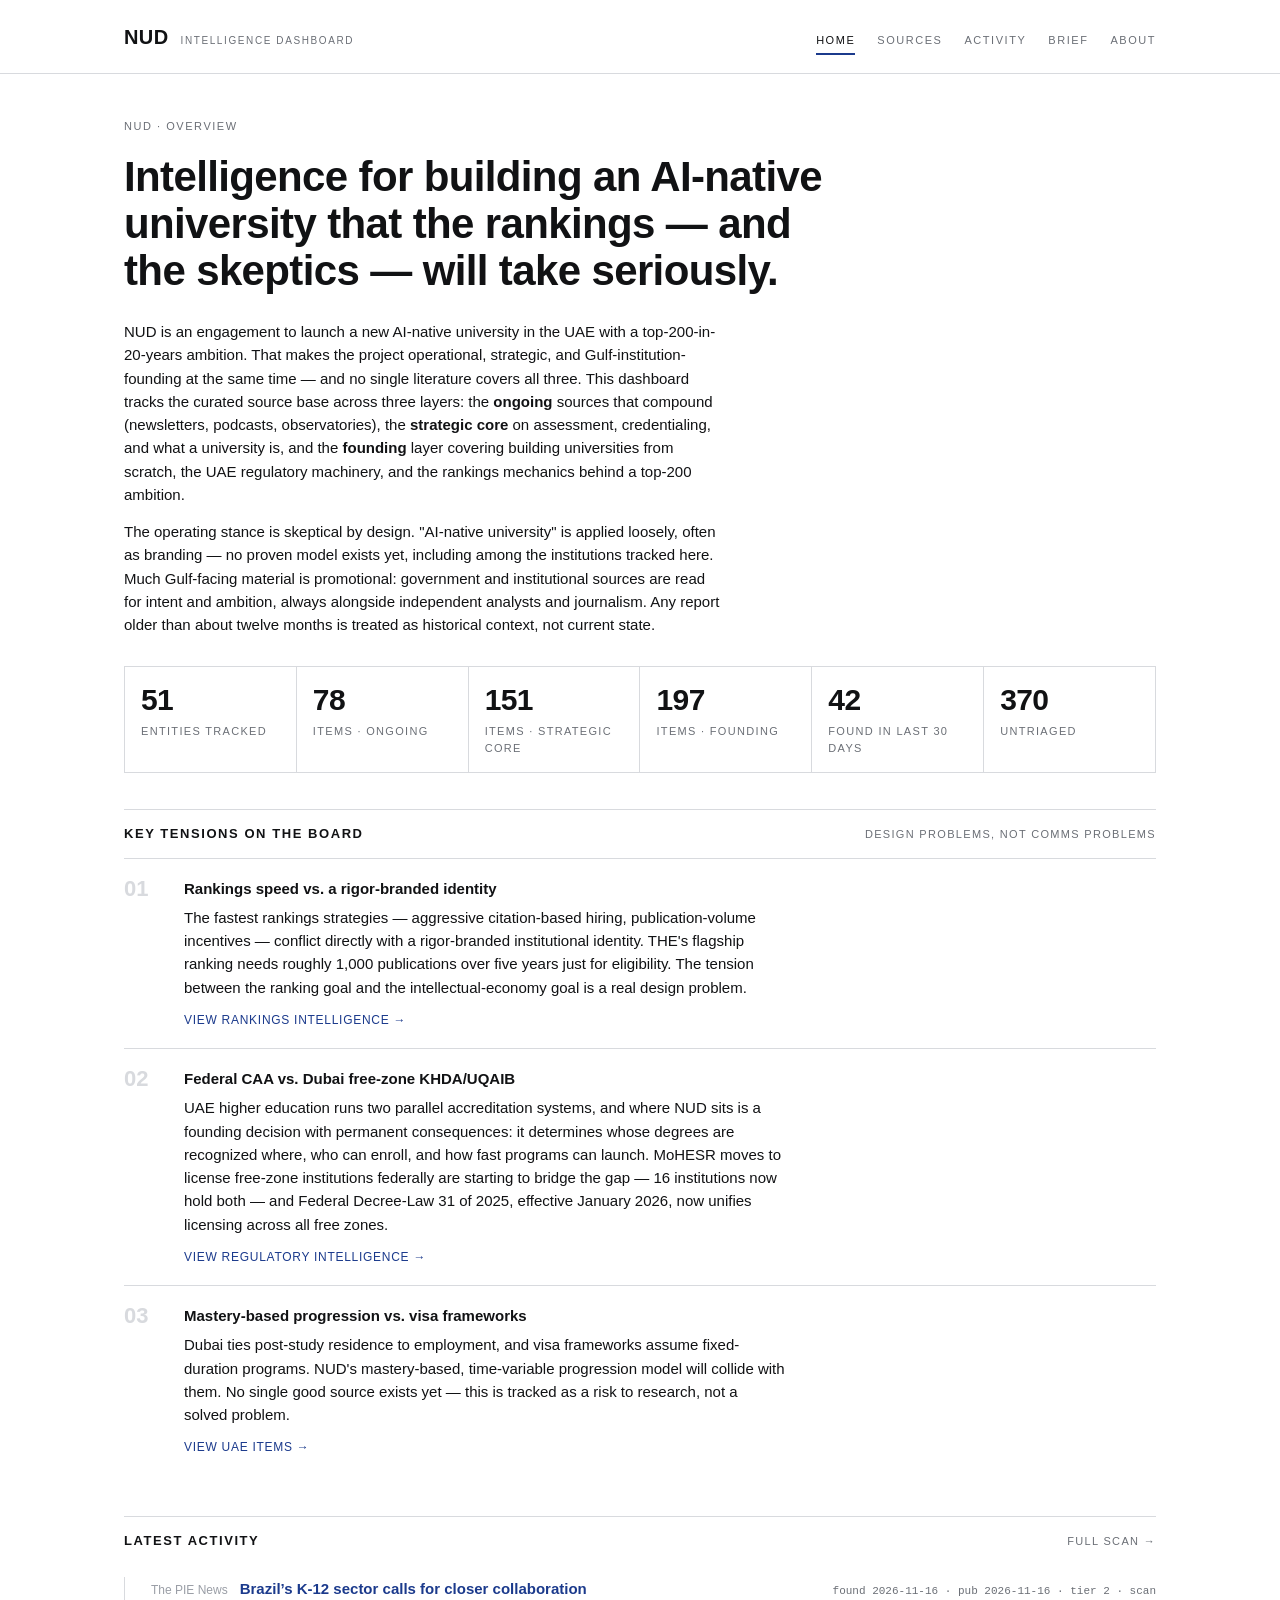
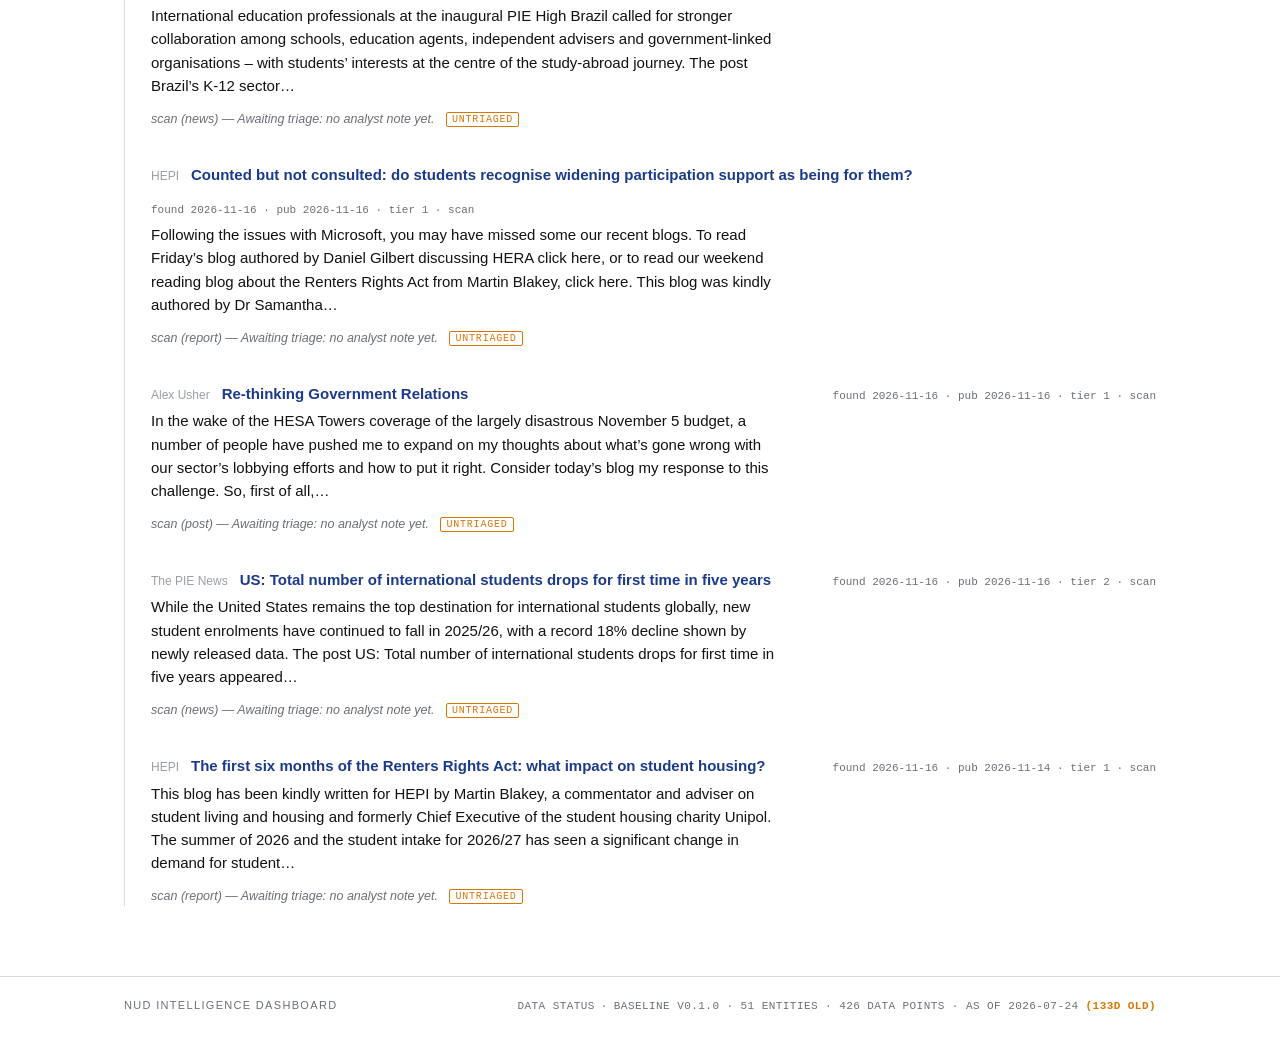
<file: index.html>
<!DOCTYPE html>
<html lang="en">
<head>
<meta charset="utf-8">
<meta name="viewport" content="width=device-width, initial-scale=1">
<title>NUD Intelligence Dashboard</title>
<link rel="icon" href="data:,">
<link rel="stylesheet" href="css/styles.css">
</head>
<body data-page="home">

<header class="masthead">
  <div class="wrap">
    <a class="wordmark" href="index.html"><span class="mark">NUD</span><span class="sub">Intelligence Dashboard</span></a>
    <nav class="main-nav">
      <a href="index.html" class="active">Home</a>
      <a href="sources.html">Sources</a>
      <a href="activity.html">Activity</a>
      <a href="brief.html">Brief</a>
      <a href="about.html">About</a>
    </nav>
  </div>
</header>

<main class="wrap">
  <div class="page-head">
    <div class="crumb">NUD · Overview</div>
    <h1 class="headline">Intelligence for building an AI-native university that the rankings — and the skeptics — will take seriously.</h1>
  </div>

  <div class="posture">
    <p>NUD is an engagement to launch a new AI-native university in the UAE with a top-200-in-20-years ambition. That makes the project operational, strategic, and Gulf-institution-founding at the same time — and no single literature covers all three. This dashboard tracks the curated source base across three layers: the <strong>ongoing</strong> sources that compound (newsletters, podcasts, observatories), the <strong>strategic core</strong> on assessment, credentialing, and what a university is, and the <strong>founding</strong> layer covering building universities from scratch, the UAE regulatory machinery, and the rankings mechanics behind a top-200 ambition.</p>
    <p>The operating stance is skeptical by design. "AI-native university" is applied loosely, often as branding — no proven model exists yet, including among the institutions tracked here. Much Gulf-facing material is promotional: government and institutional sources are read for intent and ambition, always alongside independent analysts and journalism. Any report older than about twelve months is treated as historical context, not current state.</p>
  </div>

  <div class="stat-tiles" id="stat-tiles"></div>

  <div class="section-head">
    <h2>Key tensions on the board</h2>
    <span class="micro">Design problems, not comms problems</span>
  </div>
  <div class="tensions">
    <div class="tension">
      <div class="t-num">01</div>
      <div>
        <h3>Rankings speed vs. a rigor-branded identity</h3>
        <p>The fastest rankings strategies — aggressive citation-based hiring, publication-volume incentives — conflict directly with a rigor-branded institutional identity. THE's flagship ranking needs roughly 1,000 publications over five years just for eligibility. The tension between the ranking goal and the intellectual-economy goal is a real design problem.</p>
        <a class="t-link" href="activity.html#scope=rankings">View rankings intelligence →</a>
      </div>
    </div>
    <div class="tension">
      <div class="t-num">02</div>
      <div>
        <h3>Federal CAA vs. Dubai free-zone KHDA/UQAIB</h3>
        <p>UAE higher education runs two parallel accreditation systems, and where NUD sits is a founding decision with permanent consequences: it determines whose degrees are recognized where, who can enroll, and how fast programs can launch. MoHESR moves to license free-zone institutions federally are starting to bridge the gap — 16 institutions now hold both — and Federal Decree-Law 31 of 2025, effective January 2026, now unifies licensing across all free zones.</p>
        <a class="t-link" href="activity.html#scope=regulatory">View regulatory intelligence →</a>
      </div>
    </div>
    <div class="tension">
      <div class="t-num">03</div>
      <div>
        <h3>Mastery-based progression vs. visa frameworks</h3>
        <p>Dubai ties post-study residence to employment, and visa frameworks assume fixed-duration programs. NUD's mastery-based, time-variable progression model will collide with them. No single good source exists yet — this is tracked as a risk to research, not a solved problem.</p>
        <a class="t-link" href="activity.html#scope=regulatory&region=gulf">View UAE items →</a>
      </div>
    </div>
  </div>

  <div class="section-head">
    <h2>Latest activity</h2>
    <a class="micro" href="activity.html">Full scan →</a>
  </div>
  <div class="feed" id="home-feed"></div>
</main>

<footer class="site-footer">
  <div class="wrap">
    <div class="micro">NUD Intelligence Dashboard</div>
    <div class="footer-status" id="data-status"></div>
  </div>
</footer>

<script src="data/meta.js"></script>
<script src="data/entities.js"></script>
<script src="data/sources.js"></script>
<script src="data/items.js"></script>
<script src="js/app.js"></script>
</body>
</html>
</file>
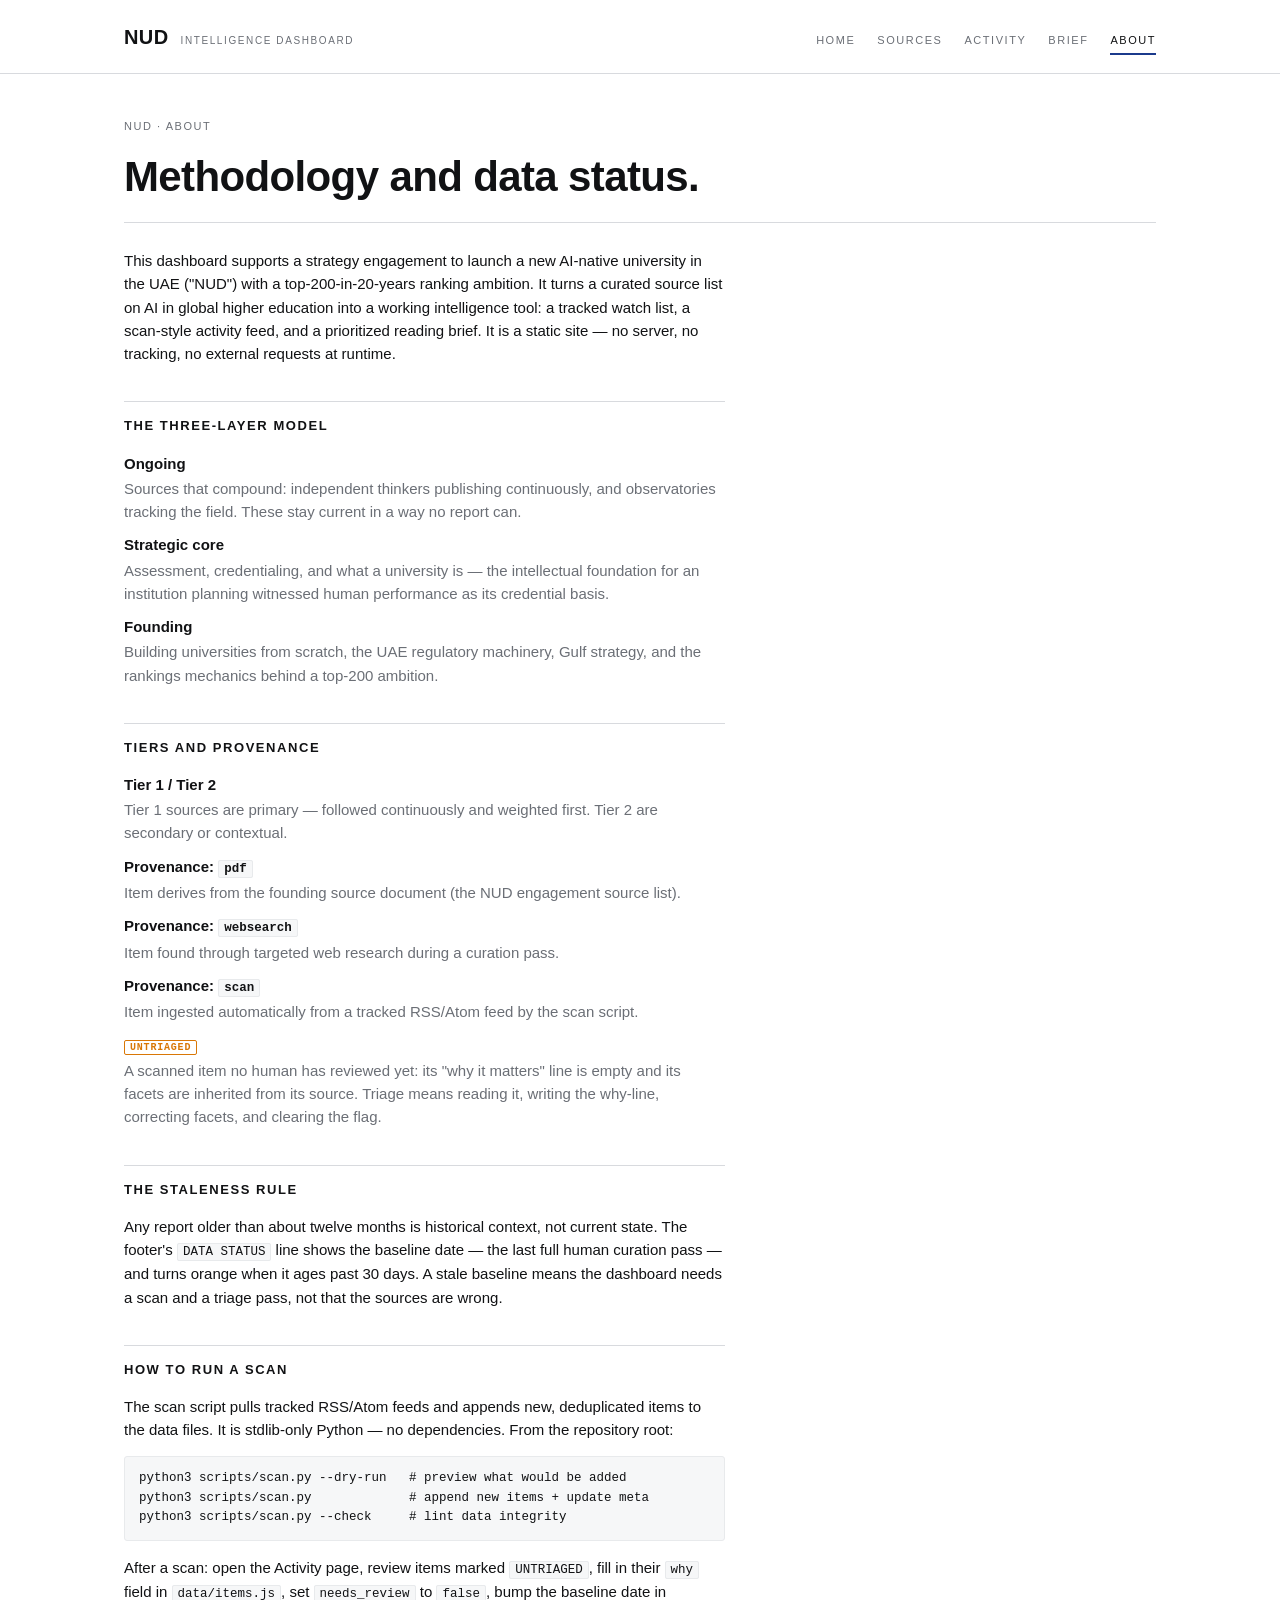
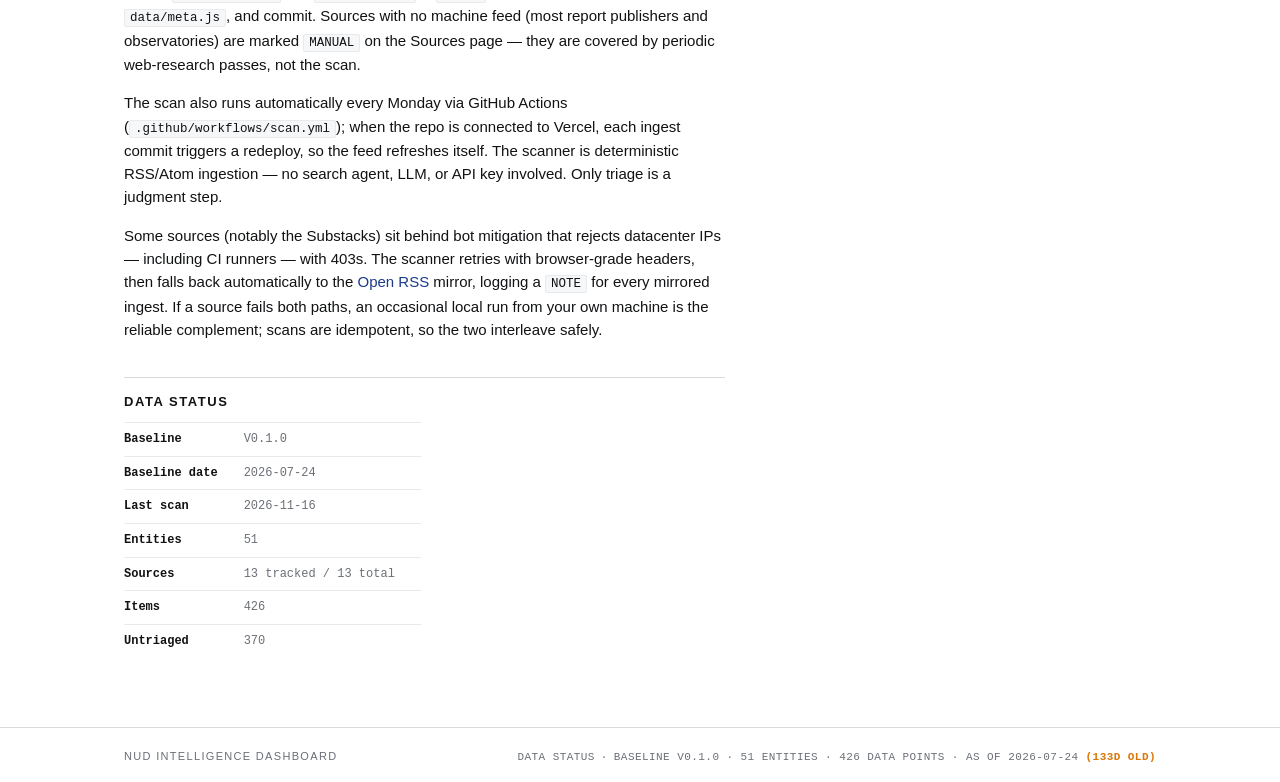
<file: about.html>
<!DOCTYPE html>
<html lang="en">
<head>
<meta charset="utf-8">
<meta name="viewport" content="width=device-width, initial-scale=1">
<title>About — NUD Intelligence Dashboard</title>
<link rel="icon" href="data:,">
<link rel="stylesheet" href="css/styles.css">
</head>
<body data-page="about">

<header class="masthead">
  <div class="wrap">
    <a class="wordmark" href="index.html"><span class="mark">NUD</span><span class="sub">Intelligence Dashboard</span></a>
    <nav class="main-nav">
      <a href="index.html">Home</a>
      <a href="sources.html">Sources</a>
      <a href="activity.html">Activity</a>
      <a href="brief.html">Brief</a>
      <a href="about.html" class="active">About</a>
    </nav>
  </div>
</header>

<main class="wrap">
  <div class="page-head">
    <div class="crumb">NUD · About</div>
    <h1 class="headline">Methodology and data status.</h1>
    <hr class="rule">
  </div>

  <div class="prose">
    <p style="margin-top: 26px;">This dashboard supports a strategy engagement to launch a new AI-native university in the UAE ("NUD") with a top-200-in-20-years ranking ambition. It turns a curated source list on AI in global higher education into a working intelligence tool: a tracked watch list, a scan-style activity feed, and a prioritized reading brief. It is a static site — no server, no tracking, no external requests at runtime.</p>

    <h2>The three-layer model</h2>
    <dl>
      <dt>Ongoing</dt>
      <dd>Sources that compound: independent thinkers publishing continuously, and observatories tracking the field. These stay current in a way no report can.</dd>
      <dt>Strategic core</dt>
      <dd>Assessment, credentialing, and what a university is — the intellectual foundation for an institution planning witnessed human performance as its credential basis.</dd>
      <dt>Founding</dt>
      <dd>Building universities from scratch, the UAE regulatory machinery, Gulf strategy, and the rankings mechanics behind a top-200 ambition.</dd>
    </dl>

    <h2>Tiers and provenance</h2>
    <dl>
      <dt>Tier 1 / Tier 2</dt>
      <dd>Tier 1 sources are primary — followed continuously and weighted first. Tier 2 are secondary or contextual.</dd>
      <dt>Provenance: <code>pdf</code></dt>
      <dd>Item derives from the founding source document (the NUD engagement source list).</dd>
      <dt>Provenance: <code>websearch</code></dt>
      <dd>Item found through targeted web research during a curation pass.</dd>
      <dt>Provenance: <code>scan</code></dt>
      <dd>Item ingested automatically from a tracked RSS/Atom feed by the scan script.</dd>
      <dt><span class="tag-untriaged" style="margin-left:0">UNTRIAGED</span></dt>
      <dd>A scanned item no human has reviewed yet: its "why it matters" line is empty and its facets are inherited from its source. Triage means reading it, writing the why-line, correcting facets, and clearing the flag.</dd>
    </dl>

    <h2>The staleness rule</h2>
    <p>Any report older than about twelve months is historical context, not current state. The footer's <code>DATA STATUS</code> line shows the baseline date — the last full human curation pass — and turns orange when it ages past 30 days. A stale baseline means the dashboard needs a scan and a triage pass, not that the sources are wrong.</p>

    <h2 id="scan">How to run a scan</h2>
    <p>The scan script pulls tracked RSS/Atom feeds and appends new, deduplicated items to the data files. It is stdlib-only Python — no dependencies. From the repository root:</p>
    <pre>python3 scripts/scan.py --dry-run   # preview what would be added
python3 scripts/scan.py             # append new items + update meta
python3 scripts/scan.py --check     # lint data integrity</pre>
    <p>After a scan: open the Activity page, review items marked <code>UNTRIAGED</code>, fill in their <code>why</code> field in <code>data/items.js</code>, set <code>needs_review</code> to <code>false</code>, bump the baseline date in <code>data/meta.js</code>, and commit. Sources with no machine feed (most report publishers and observatories) are marked <code>MANUAL</code> on the Sources page — they are covered by periodic web-research passes, not the scan.</p>
    <p>The scan also runs automatically every Monday via GitHub Actions (<code>.github/workflows/scan.yml</code>); when the repo is connected to Vercel, each ingest commit triggers a redeploy, so the feed refreshes itself. The scanner is deterministic RSS/Atom ingestion — no search agent, LLM, or API key involved. Only triage is a judgment step.</p>
    <p>Some sources (notably the Substacks) sit behind bot mitigation that rejects datacenter IPs — including CI runners — with 403s. The scanner retries with browser-grade headers, then falls back automatically to the <a href="https://openrss.org" target="_blank" rel="noopener">Open RSS</a> mirror, logging a <code>NOTE</code> for every mirrored ingest. If a source fails both paths, an occasional local run from your own machine is the reliable complement; scans are idempotent, so the two interleave safely.</p>

    <h2>Data status</h2>
    <table class="data-status" id="status-table">
      <tr><th>Baseline</th><td id="st-baseline">—</td></tr>
      <tr><th>Baseline date</th><td id="st-date">—</td></tr>
      <tr><th>Last scan</th><td id="st-scan">—</td></tr>
      <tr><th>Entities</th><td id="st-entities">—</td></tr>
      <tr><th>Sources</th><td id="st-sources">—</td></tr>
      <tr><th>Items</th><td id="st-items">—</td></tr>
      <tr><th>Untriaged</th><td id="st-untriaged">—</td></tr>
    </table>
  </div>
</main>

<footer class="site-footer">
  <div class="wrap">
    <div class="micro">NUD Intelligence Dashboard</div>
    <div class="footer-status" id="data-status"></div>
  </div>
</footer>

<script src="data/meta.js"></script>
<script src="data/entities.js"></script>
<script src="data/sources.js"></script>
<script src="data/items.js"></script>
<script src="js/app.js"></script>
</body>
</html>
</file>
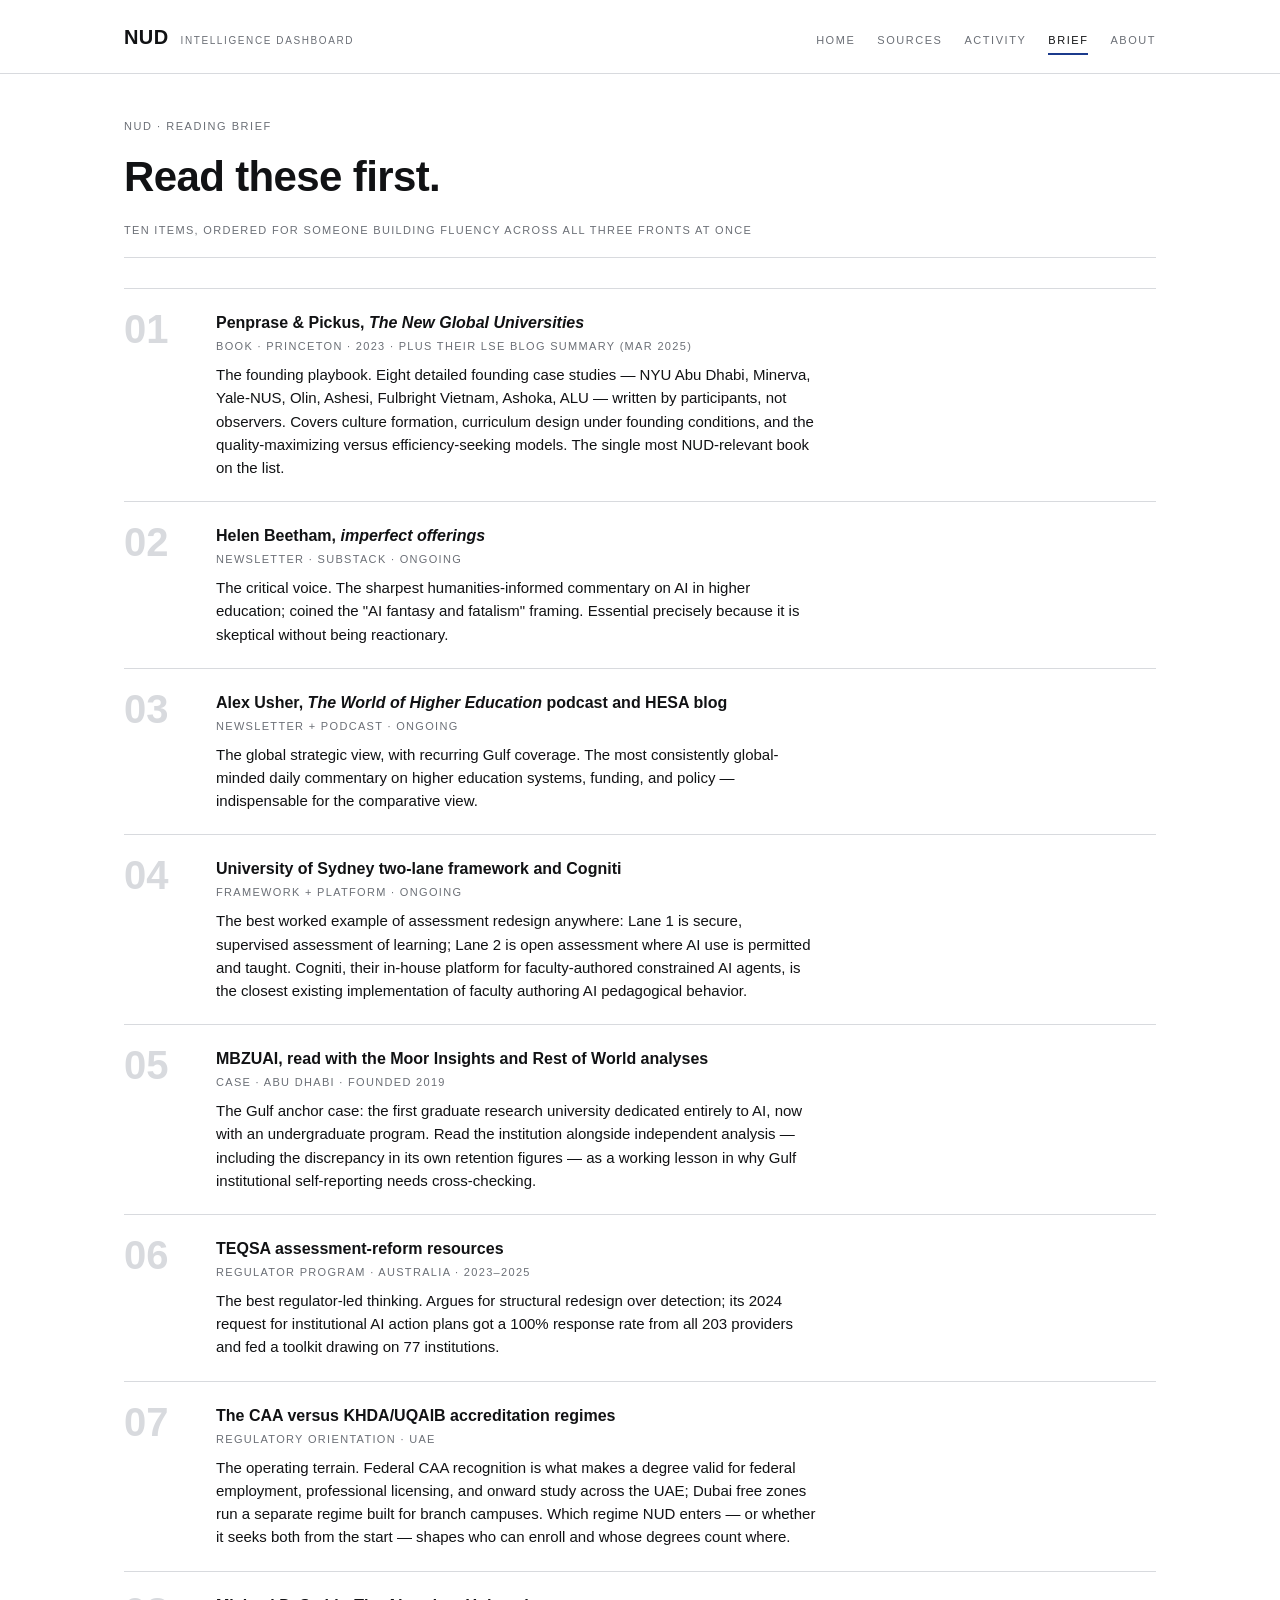
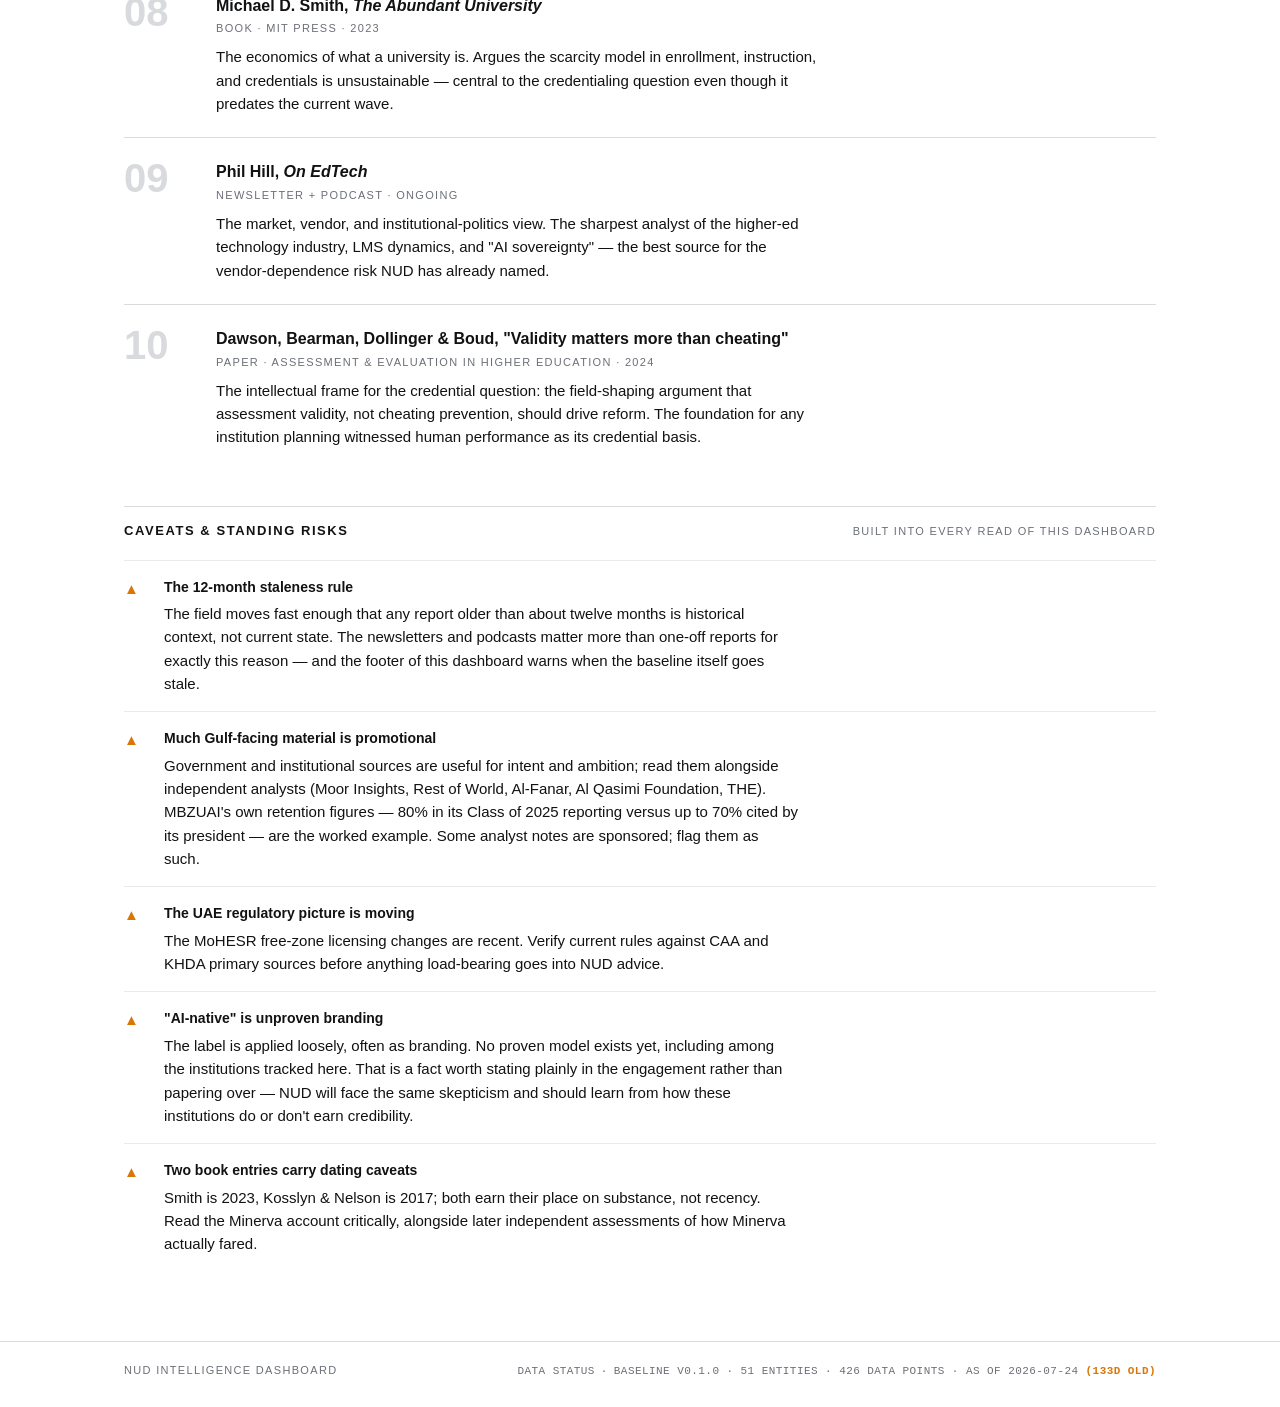
<file: brief.html>
<!DOCTYPE html>
<html lang="en">
<head>
<meta charset="utf-8">
<meta name="viewport" content="width=device-width, initial-scale=1">
<title>Brief — NUD Intelligence Dashboard</title>
<link rel="icon" href="data:,">
<link rel="stylesheet" href="css/styles.css">
</head>
<body data-page="brief">

<header class="masthead">
  <div class="wrap">
    <a class="wordmark" href="index.html"><span class="mark">NUD</span><span class="sub">Intelligence Dashboard</span></a>
    <nav class="main-nav">
      <a href="index.html">Home</a>
      <a href="sources.html">Sources</a>
      <a href="activity.html">Activity</a>
      <a href="brief.html" class="active">Brief</a>
      <a href="about.html">About</a>
    </nav>
  </div>
</header>

<main class="wrap">
  <div class="page-head">
    <div class="crumb">NUD · Reading brief</div>
    <h1 class="headline">Read these first.</h1>
    <div class="meta-row">
      <span class="micro">Ten items, ordered for someone building fluency across all three fronts at once</span>
    </div>
    <hr class="rule">
  </div>

  <div class="brief-list">
    <div class="brief-item">
      <div class="b-num">01</div>
      <div>
        <h3>Penprase &amp; Pickus, <em>The New Global Universities</em></h3>
        <div class="b-meta micro">Book · Princeton · 2023 · plus their LSE blog summary (Mar 2025)</div>
        <p>The founding playbook. Eight detailed founding case studies — NYU Abu Dhabi, Minerva, Yale-NUS, Olin, Ashesi, Fulbright Vietnam, Ashoka, ALU — written by participants, not observers. Covers culture formation, curriculum design under founding conditions, and the quality-maximizing versus efficiency-seeking models. The single most NUD-relevant book on the list.</p>
      </div>
    </div>
    <div class="brief-item">
      <div class="b-num">02</div>
      <div>
        <h3>Helen Beetham, <em>imperfect offerings</em></h3>
        <div class="b-meta micro">Newsletter · Substack · ongoing</div>
        <p>The critical voice. The sharpest humanities-informed commentary on AI in higher education; coined the "AI fantasy and fatalism" framing. Essential precisely because it is skeptical without being reactionary.</p>
      </div>
    </div>
    <div class="brief-item">
      <div class="b-num">03</div>
      <div>
        <h3>Alex Usher, <em>The World of Higher Education</em> podcast and HESA blog</h3>
        <div class="b-meta micro">Newsletter + podcast · ongoing</div>
        <p>The global strategic view, with recurring Gulf coverage. The most consistently global-minded daily commentary on higher education systems, funding, and policy — indispensable for the comparative view.</p>
      </div>
    </div>
    <div class="brief-item">
      <div class="b-num">04</div>
      <div>
        <h3>University of Sydney two-lane framework and Cogniti</h3>
        <div class="b-meta micro">Framework + platform · ongoing</div>
        <p>The best worked example of assessment redesign anywhere: Lane 1 is secure, supervised assessment of learning; Lane 2 is open assessment where AI use is permitted and taught. Cogniti, their in-house platform for faculty-authored constrained AI agents, is the closest existing implementation of faculty authoring AI pedagogical behavior.</p>
      </div>
    </div>
    <div class="brief-item">
      <div class="b-num">05</div>
      <div>
        <h3>MBZUAI, read with the Moor Insights and Rest of World analyses</h3>
        <div class="b-meta micro">Case · Abu Dhabi · founded 2019</div>
        <p>The Gulf anchor case: the first graduate research university dedicated entirely to AI, now with an undergraduate program. Read the institution alongside independent analysis — including the discrepancy in its own retention figures — as a working lesson in why Gulf institutional self-reporting needs cross-checking.</p>
      </div>
    </div>
    <div class="brief-item">
      <div class="b-num">06</div>
      <div>
        <h3>TEQSA assessment-reform resources</h3>
        <div class="b-meta micro">Regulator program · Australia · 2023–2025</div>
        <p>The best regulator-led thinking. Argues for structural redesign over detection; its 2024 request for institutional AI action plans got a 100% response rate from all 203 providers and fed a toolkit drawing on 77 institutions.</p>
      </div>
    </div>
    <div class="brief-item">
      <div class="b-num">07</div>
      <div>
        <h3>The CAA versus KHDA/UQAIB accreditation regimes</h3>
        <div class="b-meta micro">Regulatory orientation · UAE</div>
        <p>The operating terrain. Federal CAA recognition is what makes a degree valid for federal employment, professional licensing, and onward study across the UAE; Dubai free zones run a separate regime built for branch campuses. Which regime NUD enters — or whether it seeks both from the start — shapes who can enroll and whose degrees count where.</p>
      </div>
    </div>
    <div class="brief-item">
      <div class="b-num">08</div>
      <div>
        <h3>Michael D. Smith, <em>The Abundant University</em></h3>
        <div class="b-meta micro">Book · MIT Press · 2023</div>
        <p>The economics of what a university is. Argues the scarcity model in enrollment, instruction, and credentials is unsustainable — central to the credentialing question even though it predates the current wave.</p>
      </div>
    </div>
    <div class="brief-item">
      <div class="b-num">09</div>
      <div>
        <h3>Phil Hill, <em>On EdTech</em></h3>
        <div class="b-meta micro">Newsletter + podcast · ongoing</div>
        <p>The market, vendor, and institutional-politics view. The sharpest analyst of the higher-ed technology industry, LMS dynamics, and "AI sovereignty" — the best source for the vendor-dependence risk NUD has already named.</p>
      </div>
    </div>
    <div class="brief-item">
      <div class="b-num">10</div>
      <div>
        <h3>Dawson, Bearman, Dollinger &amp; Boud, "Validity matters more than cheating"</h3>
        <div class="b-meta micro">Paper · Assessment &amp; Evaluation in Higher Education · 2024</div>
        <p>The intellectual frame for the credential question: the field-shaping argument that assessment validity, not cheating prevention, should drive reform. The foundation for any institution planning witnessed human performance as its credential basis.</p>
      </div>
    </div>
  </div>

  <div class="section-head">
    <h2>Caveats &amp; standing risks</h2>
    <span class="micro">Built into every read of this dashboard</span>
  </div>
  <div style="margin: 18px 0 40px;">
    <div class="caveat">
      <div class="c-mark">▲</div>
      <div>
        <h3>The 12-month staleness rule</h3>
        <p>The field moves fast enough that any report older than about twelve months is historical context, not current state. The newsletters and podcasts matter more than one-off reports for exactly this reason — and the footer of this dashboard warns when the baseline itself goes stale.</p>
      </div>
    </div>
    <div class="caveat">
      <div class="c-mark">▲</div>
      <div>
        <h3>Much Gulf-facing material is promotional</h3>
        <p>Government and institutional sources are useful for intent and ambition; read them alongside independent analysts (Moor Insights, Rest of World, Al-Fanar, Al Qasimi Foundation, THE). MBZUAI's own retention figures — 80% in its Class of 2025 reporting versus up to 70% cited by its president — are the worked example. Some analyst notes are sponsored; flag them as such.</p>
      </div>
    </div>
    <div class="caveat">
      <div class="c-mark">▲</div>
      <div>
        <h3>The UAE regulatory picture is moving</h3>
        <p>The MoHESR free-zone licensing changes are recent. Verify current rules against CAA and KHDA primary sources before anything load-bearing goes into NUD advice.</p>
      </div>
    </div>
    <div class="caveat">
      <div class="c-mark">▲</div>
      <div>
        <h3>"AI-native" is unproven branding</h3>
        <p>The label is applied loosely, often as branding. No proven model exists yet, including among the institutions tracked here. That is a fact worth stating plainly in the engagement rather than papering over — NUD will face the same skepticism and should learn from how these institutions do or don't earn credibility.</p>
      </div>
    </div>
    <div class="caveat">
      <div class="c-mark">▲</div>
      <div>
        <h3>Two book entries carry dating caveats</h3>
        <p>Smith is 2023, Kosslyn &amp; Nelson is 2017; both earn their place on substance, not recency. Read the Minerva account critically, alongside later independent assessments of how Minerva actually fared.</p>
      </div>
    </div>
  </div>
</main>

<footer class="site-footer">
  <div class="wrap">
    <div class="micro">NUD Intelligence Dashboard</div>
    <div class="footer-status" id="data-status"></div>
  </div>
</footer>

<script src="data/meta.js"></script>
<script src="data/entities.js"></script>
<script src="data/sources.js"></script>
<script src="data/items.js"></script>
<script src="js/app.js"></script>
</body>
</html>
</file>
<file: css/styles.css>
/* NUD Intelligence Dashboard — Swiss-typographic system */

:root {
  --ink: #111214;
  --accent: #1b3a8c;
  --accent-ink: #ffffff;
  --gray: #6b6f76;
  --gray-light: #9a9ea6;
  --hairline: #d8dade;
  --hairline-soft: #e8eaec;
  --warn: #d97706;
  --bg: #ffffff;
  --bg-soft: #f6f7f8;
  --font: -apple-system, BlinkMacSystemFont, "Helvetica Neue", Helvetica, Arial, sans-serif;
  --mono: ui-monospace, "SF Mono", Menlo, Consolas, monospace;
}

* { box-sizing: border-box; }
html { -webkit-text-size-adjust: 100%; }
body {
  margin: 0;
  font-family: var(--font);
  color: var(--ink);
  background: var(--bg);
  font-size: 15px;
  line-height: 1.55;
}
a { color: var(--accent); text-decoration: none; }
a:hover { text-decoration: underline; }

.wrap { max-width: 1080px; margin: 0 auto; padding: 0 24px; }

/* ---------- micro-labels ---------- */
.micro {
  font-size: 11px;
  letter-spacing: 0.12em;
  text-transform: uppercase;
  color: var(--gray);
}
.mono { font-family: var(--mono); }

/* ---------- masthead ---------- */
.masthead { border-bottom: 1px solid var(--hairline); }
.masthead .wrap {
  display: flex;
  align-items: baseline;
  justify-content: space-between;
  padding-top: 22px;
  padding-bottom: 18px;
  gap: 16px;
  flex-wrap: wrap;
}
.wordmark {
  display: flex;
  align-items: baseline;
  gap: 12px;
  color: var(--ink);
}
.wordmark:hover { text-decoration: none; }
.wordmark .mark {
  font-weight: 800;
  font-size: 20px;
  letter-spacing: 0.02em;
}
.wordmark .sub {
  font-size: 10px;
  letter-spacing: 0.16em;
  text-transform: uppercase;
  color: var(--gray);
}
nav.main-nav { display: flex; gap: 22px; flex-wrap: wrap; }
nav.main-nav a {
  font-size: 11px;
  letter-spacing: 0.14em;
  text-transform: uppercase;
  color: var(--gray);
  padding-bottom: 4px;
}
nav.main-nav a:hover { color: var(--ink); text-decoration: none; }
nav.main-nav a.active {
  color: var(--ink);
  border-bottom: 2px solid var(--accent);
}

/* ---------- page header ---------- */
.page-head { padding-top: 44px; }
.crumb {
  font-size: 11px;
  letter-spacing: 0.14em;
  text-transform: uppercase;
  color: var(--gray);
  margin-bottom: 18px;
}
.headline {
  font-size: clamp(28px, 4.2vw, 42px);
  font-weight: 750;
  line-height: 1.12;
  letter-spacing: -0.015em;
  margin: 0 0 22px;
  max-width: 30ch;
}
.meta-row {
  display: flex;
  align-items: center;
  gap: 16px;
  flex-wrap: wrap;
  margin-bottom: 18px;
}
.btn-accent {
  display: inline-block;
  background: var(--accent);
  color: var(--accent-ink);
  font-size: 11px;
  letter-spacing: 0.08em;
  font-weight: 600;
  padding: 7px 14px;
  border-radius: 3px;
  border: none;
  cursor: pointer;
}
.btn-accent:hover { text-decoration: none; opacity: 0.92; }
.rule { border: 0; border-top: 1px solid var(--hairline); margin: 0; }
.counts {
  font-family: var(--mono);
  font-size: 12px;
  color: var(--gray);
  padding: 12px 0;
  display: flex;
  justify-content: space-between;
  gap: 16px;
  flex-wrap: wrap;
}

/* ---------- filter bar ---------- */
.filter-bar { padding: 18px 0 6px; }
.filter-row {
  display: grid;
  grid-template-columns: 90px 1fr;
  gap: 10px 16px;
  align-items: start;
  margin-bottom: 12px;
}
.filter-row .axis-label { padding-top: 5px; }
.pills { display: flex; flex-wrap: wrap; gap: 8px; align-items: center; }
.pill {
  font-family: var(--font);
  font-size: 11px;
  letter-spacing: 0.08em;
  text-transform: uppercase;
  color: var(--gray);
  background: var(--bg);
  border: 1px solid var(--hairline);
  border-radius: 3px;
  padding: 5px 11px;
  cursor: pointer;
}
.pill:hover { border-color: var(--gray); color: var(--ink); }
.pill--active {
  background: var(--accent);
  border-color: var(--accent);
  color: var(--accent-ink);
}
.pill-sep { color: var(--hairline); font-size: 11px; user-select: none; }
.pill--static { cursor: default; }

/* ---------- feed ---------- */
.feed {
  border-left: 1px solid var(--hairline);
  margin: 26px 0 60px;
  padding-left: 26px;
}
.feed-item { margin-bottom: 34px; }
.feed-item-top {
  display: flex;
  justify-content: space-between;
  align-items: baseline;
  gap: 16px;
  flex-wrap: wrap;
  margin-bottom: 4px;
}
.feed-item-head { display: flex; align-items: baseline; gap: 12px; flex-wrap: wrap; }
.entity-name { font-size: 12px; color: var(--gray-light); white-space: nowrap; }
.item-title { font-weight: 650; font-size: 15px; }
.item-meta {
  font-family: var(--mono);
  font-size: 11px;
  color: var(--gray);
  white-space: nowrap;
}
.item-summary { margin: 4px 0 6px; max-width: 76ch; }
.item-provenance {
  font-size: 12.5px;
  font-style: italic;
  color: var(--gray);
  max-width: 76ch;
}
.tag-untriaged {
  font-family: var(--mono);
  font-style: normal;
  font-size: 10px;
  letter-spacing: 0.08em;
  color: var(--warn);
  border: 1px solid var(--warn);
  border-radius: 2px;
  padding: 1px 5px;
  margin-left: 8px;
  vertical-align: 1px;
}
.feed-empty {
  color: var(--gray);
  font-style: italic;
  padding: 30px 0 10px;
}

/* ---------- home ---------- */
.posture { max-width: 72ch; margin: 26px 0 8px; }
.posture p { margin: 0 0 14px; }
.stat-tiles {
  display: grid;
  grid-template-columns: repeat(auto-fit, minmax(150px, 1fr));
  gap: 1px;
  background: var(--hairline);
  border: 1px solid var(--hairline);
  margin: 30px 0;
}
.stat-tile { background: var(--bg); padding: 18px 16px 14px; }
.stat-tile .num {
  font-size: 30px;
  font-weight: 750;
  letter-spacing: -0.02em;
  line-height: 1;
  font-variant-numeric: tabular-nums;
}
.stat-tile .lbl { margin-top: 8px; }
.tensions { margin: 14px 0 40px; }
.tension {
  border-top: 1px solid var(--hairline);
  padding: 18px 0;
  display: grid;
  grid-template-columns: 44px 1fr;
  gap: 16px;
}
.tension .t-num {
  font-size: 22px;
  font-weight: 750;
  color: var(--hairline);
  line-height: 1.1;
  font-variant-numeric: tabular-nums;
}
.tension h3 { margin: 0 0 6px; font-size: 15px; font-weight: 700; }
.tension p { margin: 0 0 8px; max-width: 72ch; color: var(--ink); }
.tension a.t-link { font-size: 12px; letter-spacing: 0.06em; text-transform: uppercase; }
.section-head {
  display: flex;
  justify-content: space-between;
  align-items: baseline;
  gap: 16px;
  border-top: 1px solid var(--hairline);
  padding-top: 14px;
  margin-top: 36px;
}
.section-head h2 {
  font-size: 13px;
  letter-spacing: 0.12em;
  text-transform: uppercase;
  font-weight: 700;
  margin: 0;
}

/* ---------- sources ---------- */
.layer-section { margin: 40px 0 10px; }
.layer-section > .layer-desc { color: var(--gray); max-width: 72ch; margin: 8px 0 6px; }
.cat-group { margin: 26px 0; }
.cat-group h3 {
  font-size: 12px;
  letter-spacing: 0.12em;
  text-transform: uppercase;
  color: var(--gray);
  font-weight: 700;
  margin: 0 0 4px;
}
.entity-row {
  display: grid;
  grid-template-columns: 1fr auto;
  gap: 6px 18px;
  border-top: 1px solid var(--hairline-soft);
  padding: 12px 0;
}
.entity-main { display: flex; align-items: baseline; gap: 10px; flex-wrap: wrap; }
.entity-title { font-weight: 650; }
.entity-note { grid-column: 1 / -1; color: var(--gray); font-size: 13.5px; max-width: 80ch; margin: 0; }
.badges { display: flex; gap: 6px; align-items: center; flex-wrap: wrap; }
.badge {
  font-family: var(--mono);
  font-size: 10px;
  letter-spacing: 0.08em;
  border: 1px solid var(--hairline);
  color: var(--gray);
  border-radius: 2px;
  padding: 2px 6px;
  white-space: nowrap;
}
.badge--tier1 { border-color: var(--accent); color: var(--accent); }
.badge--tracked { border-color: #1a7f4e; color: #1a7f4e; }
.badge--manual { border-color: var(--hairline); color: var(--gray-light); }

/* ---------- brief ---------- */
.brief-list { margin: 30px 0 20px; }
.brief-item {
  display: grid;
  grid-template-columns: 74px 1fr;
  gap: 18px;
  border-top: 1px solid var(--hairline);
  padding: 22px 0;
}
.brief-item .b-num {
  font-size: 40px;
  font-weight: 750;
  color: var(--hairline);
  line-height: 0.9;
  font-variant-numeric: tabular-nums;
}
.brief-item h3 { margin: 0 0 2px; font-size: 16px; font-weight: 700; }
.brief-item .b-meta { margin-bottom: 8px; }
.brief-item p { margin: 0; max-width: 72ch; }
.caveat {
  border-top: 1px solid var(--hairline-soft);
  padding: 16px 0;
  display: grid;
  grid-template-columns: 26px 1fr;
  gap: 14px;
}
.caveat .c-mark { color: var(--warn); font-weight: 700; }
.caveat h3 { margin: 0 0 4px; font-size: 14px; font-weight: 700; }
.caveat p { margin: 0; color: var(--ink); max-width: 76ch; }

/* ---------- about ---------- */
.prose { max-width: 72ch; }
.prose h2 {
  font-size: 13px;
  letter-spacing: 0.12em;
  text-transform: uppercase;
  font-weight: 700;
  border-top: 1px solid var(--hairline);
  padding-top: 14px;
  margin: 36px 0 10px;
}
.prose code {
  font-family: var(--mono);
  font-size: 12.5px;
  background: var(--bg-soft);
  border: 1px solid var(--hairline-soft);
  border-radius: 2px;
  padding: 1px 5px;
}
.prose pre {
  font-family: var(--mono);
  font-size: 12.5px;
  background: var(--bg-soft);
  border: 1px solid var(--hairline-soft);
  border-radius: 3px;
  padding: 12px 14px;
  overflow-x: auto;
}
.prose dt { font-weight: 700; margin-top: 10px; }
.prose dd { margin: 2px 0 0 0; color: var(--gray); }
table.data-status { border-collapse: collapse; font-family: var(--mono); font-size: 12px; margin: 10px 0 30px; }
table.data-status td, table.data-status th {
  border-top: 1px solid var(--hairline-soft);
  text-align: left;
  padding: 7px 26px 7px 0;
  font-weight: 400;
  color: var(--gray);
}
table.data-status th { color: var(--ink); font-weight: 700; }

/* ---------- footer ---------- */
footer.site-footer { border-top: 1px solid var(--hairline); margin-top: 70px; }
footer.site-footer .wrap {
  display: flex;
  justify-content: space-between;
  align-items: baseline;
  gap: 16px;
  flex-wrap: wrap;
  padding-top: 20px;
  padding-bottom: 28px;
}
.footer-status { font-family: var(--mono); font-size: 11px; color: var(--gray); letter-spacing: 0.04em; }
.footer-status .stale { color: var(--warn); font-weight: 700; }

/* ---------- responsive ---------- */
@media (max-width: 720px) {
  .filter-row { grid-template-columns: 1fr; gap: 4px; }
  .feed { padding-left: 16px; }
  .feed-item-top { flex-direction: column; gap: 2px; }
  .item-meta { white-space: normal; }
  .brief-item { grid-template-columns: 48px 1fr; }
  .brief-item .b-num { font-size: 28px; }
}
</file>
